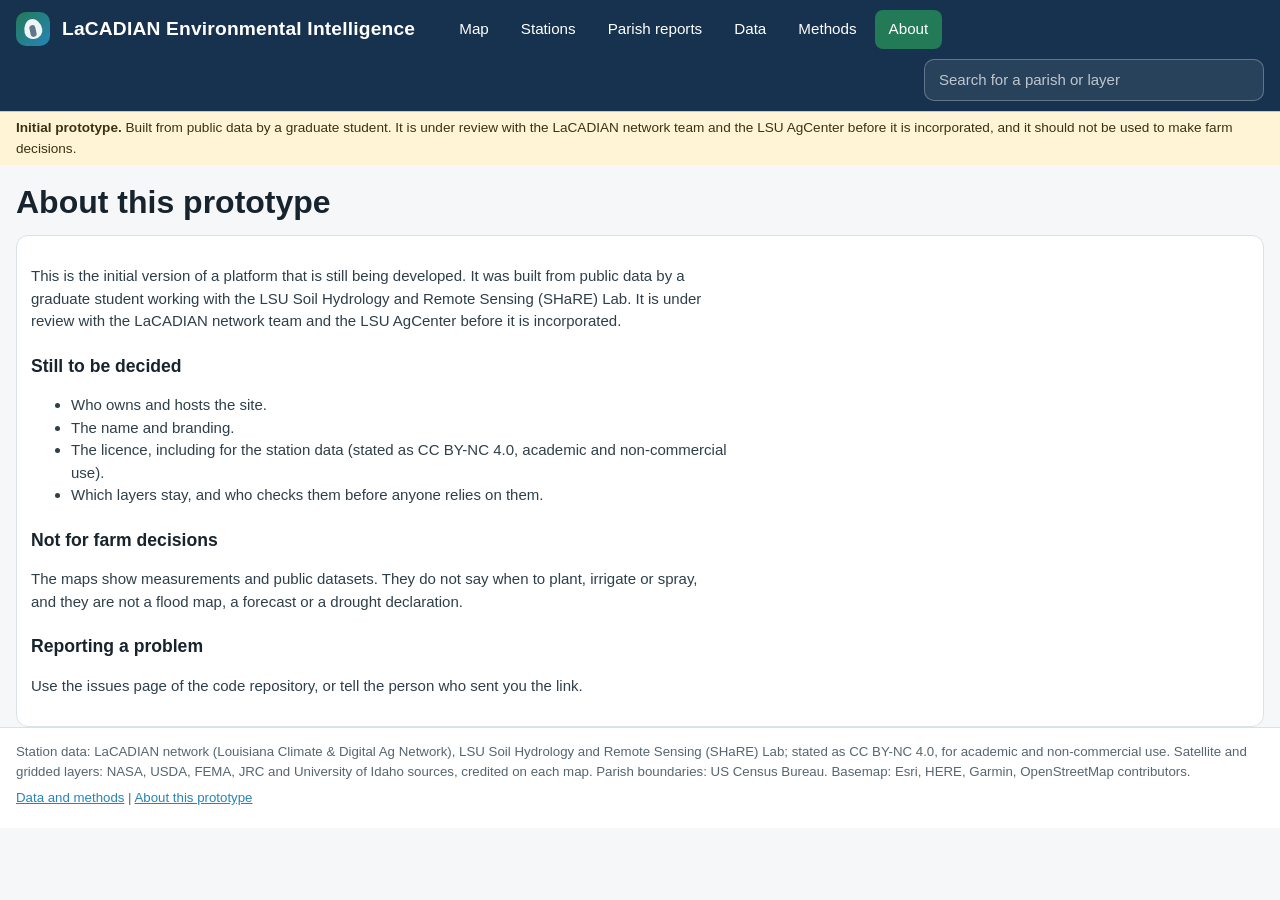
<file: pages/about.html>
<!doctype html>
<html lang="en" data-root="../" data-page="About">
<head>
<meta charset="utf-8">
<meta name="viewport" content="width=device-width, initial-scale=1">
<title>About this prototype | LaCADIAN Environmental Intelligence</title>
<meta name="description" content="Status, ownership and limits of the LaCADIAN Environmental Intelligence prototype.">
<link rel="stylesheet" href="../vendor/leaflet.css">
<link rel="stylesheet" href="../css/main.css?v=12">
</head>
<body>
<header id="hdr"></header>
<main class="wrap">
<h1>About this prototype</h1>
<section class="card notes">
<p>This is the initial version of a platform that is still being developed. It was built from public data by a graduate student working with the LSU Soil Hydrology and Remote Sensing (SHaRE) Lab. It is under review with the LaCADIAN network team and the LSU AgCenter before it is incorporated.</p>
<h2>Still to be decided</h2>
<ul><li>Who owns and hosts the site.</li><li>The name and branding.</li><li>The licence, including for the station data (stated as CC BY-NC 4.0, academic and non-commercial use).</li><li>Which layers stay, and who checks them before anyone relies on them.</li></ul>
<h2>Not for farm decisions</h2>
<p>The maps show measurements and public datasets. They do not say when to plant, irrigate or spray, and they are not a flood map, a forecast or a drought declaration.</p>
<h2>Reporting a problem</h2>
<p>Use the issues page of the code repository, or tell the person who sent you the link.</p>
</section>
</main>
<footer id="ftr"></footer>
<script src="../vendor/leaflet.js"></script>
<script src="../js/site.js?v=12"></script>

</body>
</html>
</file>
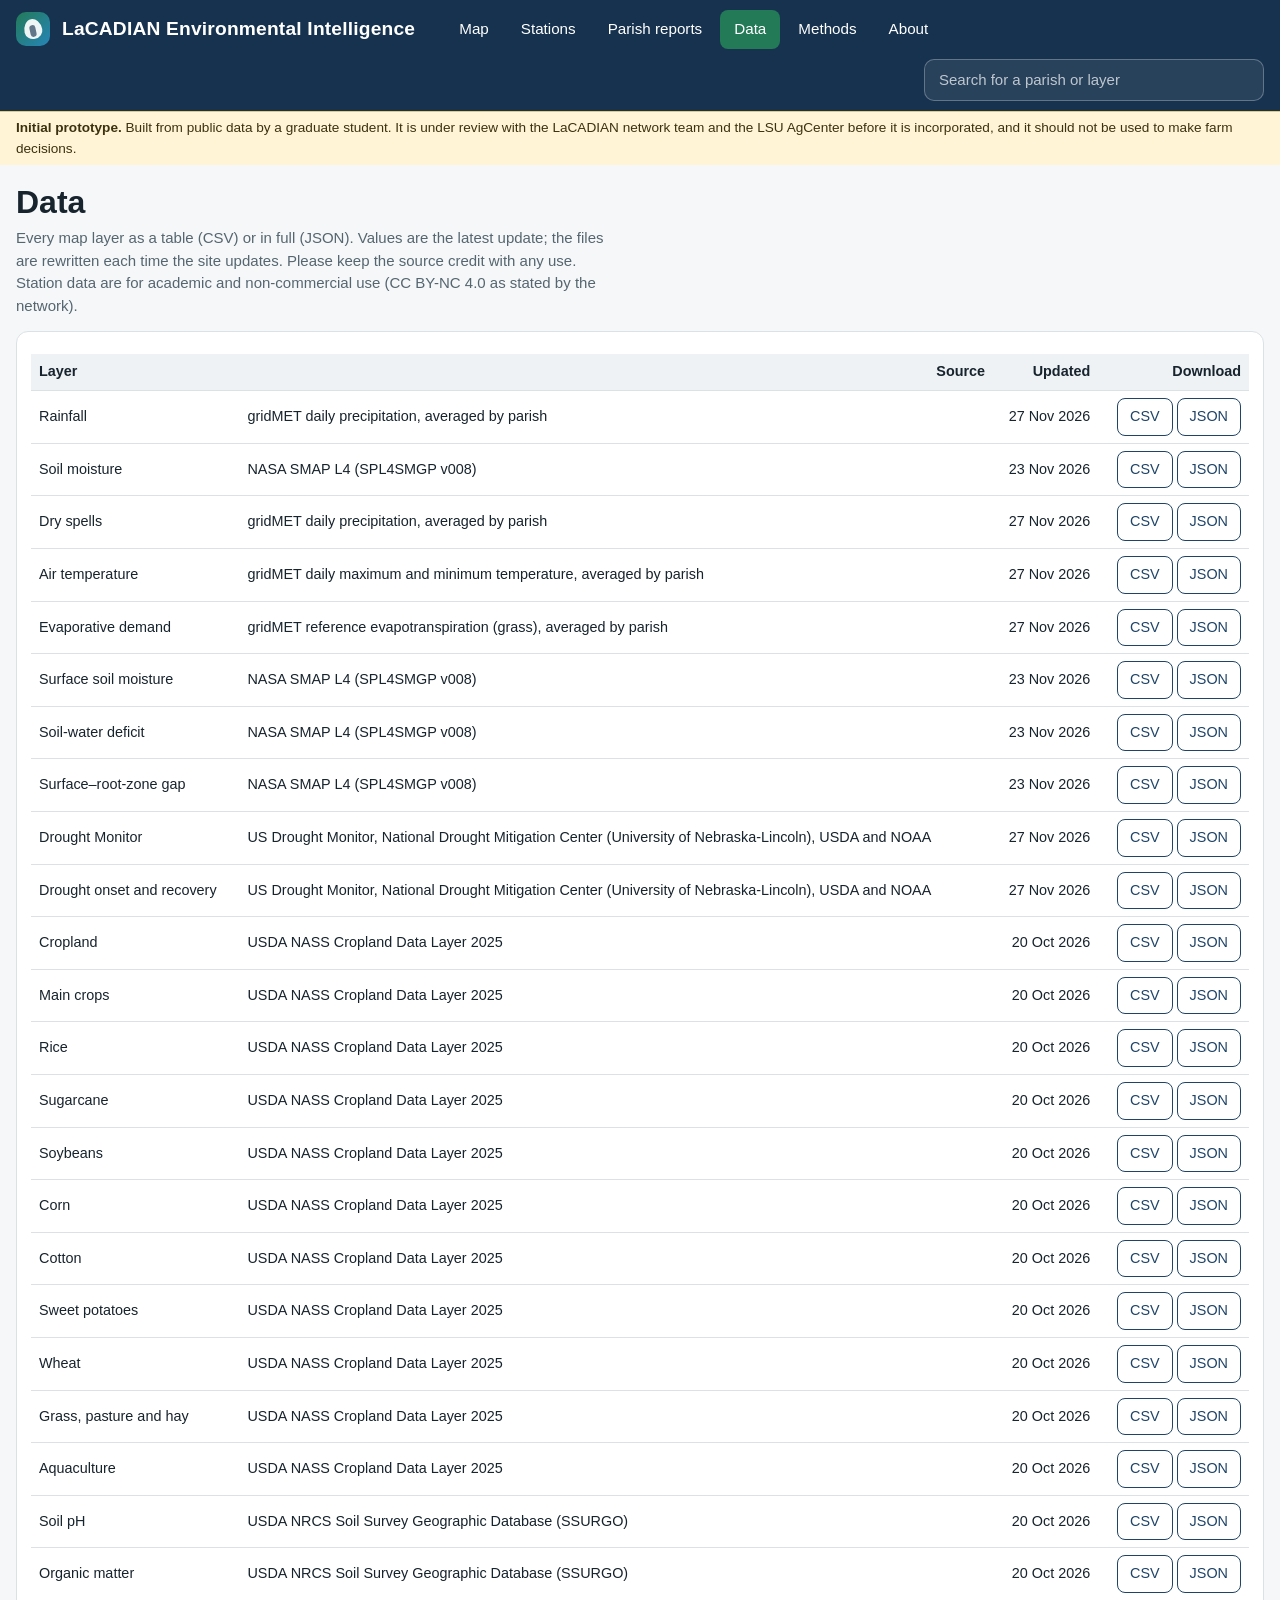
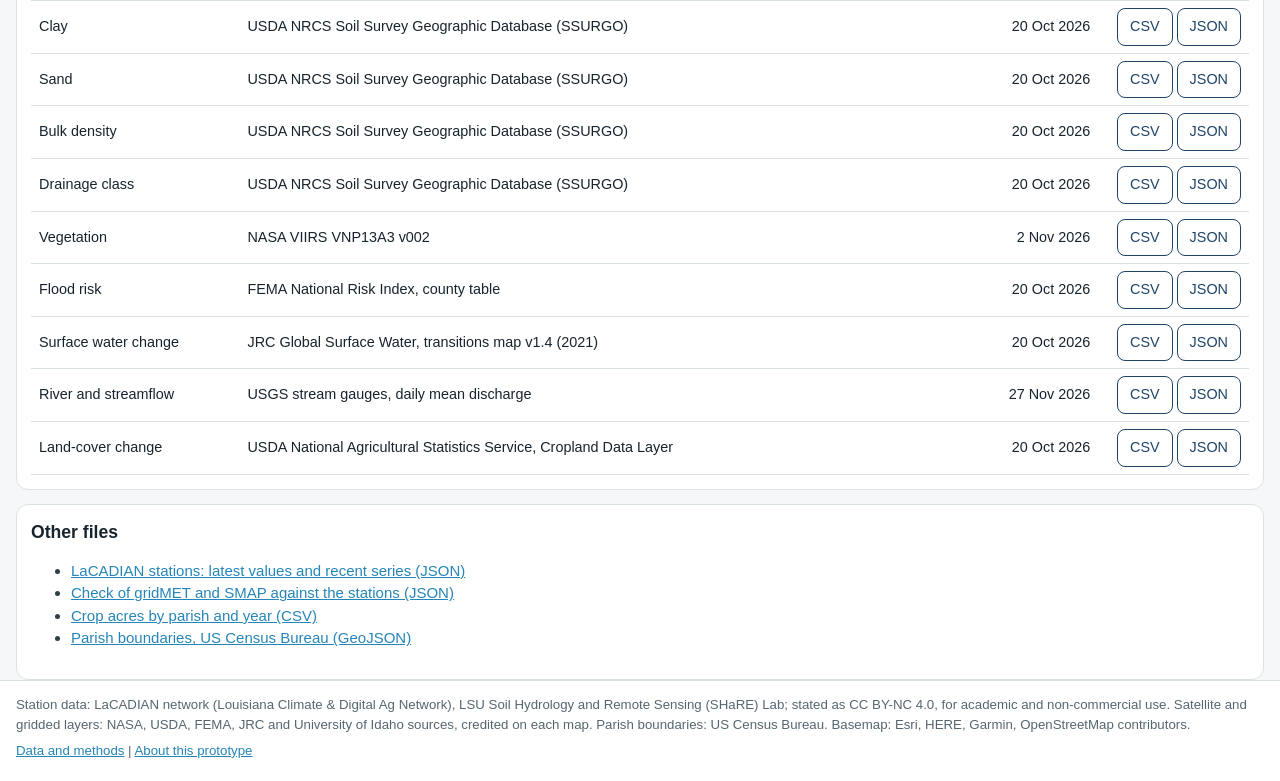
<file: pages/data.html>
<!doctype html>
<html lang="en" data-root="../" data-page="Data">
<head>
<meta charset="utf-8">
<meta name="viewport" content="width=device-width, initial-scale=1">
<title>Data | LaCADIAN Environmental Intelligence</title>
<meta name="description" content="Download every map layer as CSV or JSON.">
<link rel="stylesheet" href="../vendor/leaflet.css">
<link rel="stylesheet" href="../css/main.css?v=12">
</head>
<body>
<header id="hdr"></header>
<main class="wrap">
<div id="app"></div>
</main>
<footer id="ftr"></footer>
<script src="../vendor/leaflet.js"></script>
<script src="../js/site.js?v=12"></script>
<script src="../js/charts.js?v=12"></script>
<script src="../js/data.js?v=12"></script>
</body>
</html>
</file>
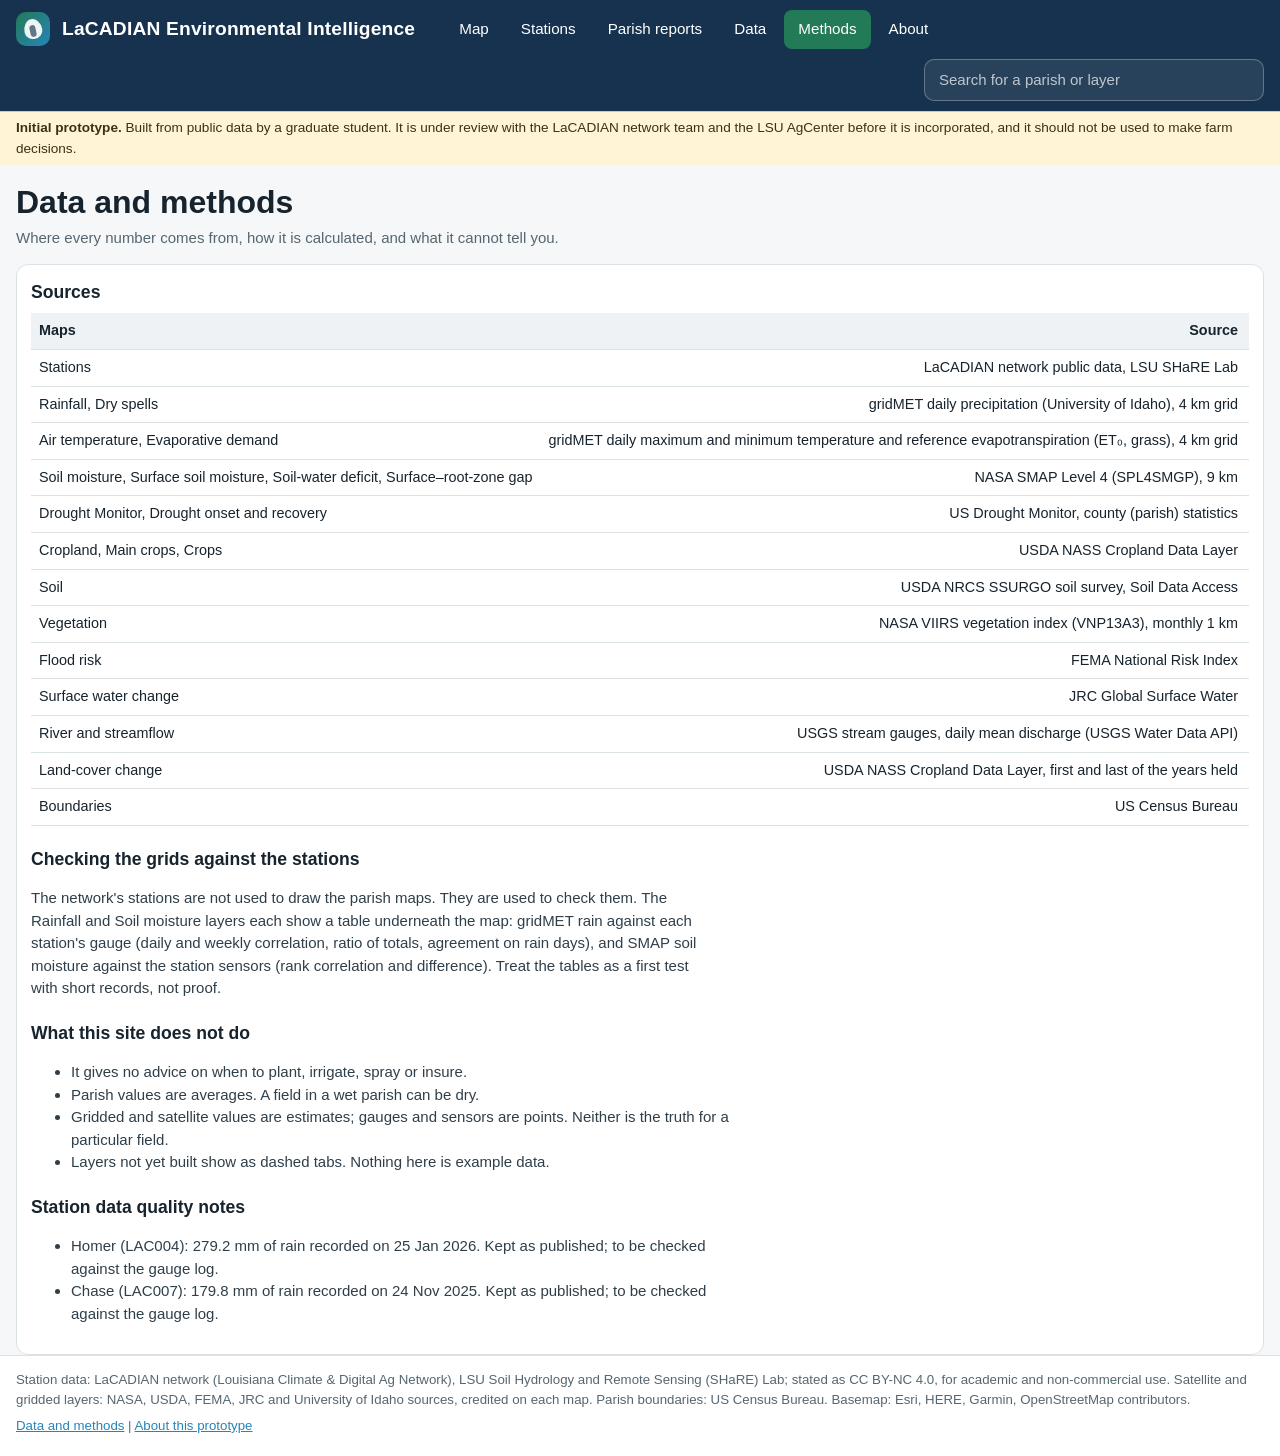
<file: pages/methods.html>
<!doctype html>
<html lang="en" data-root="../" data-page="Methods">
<head>
<meta charset="utf-8">
<meta name="viewport" content="width=device-width, initial-scale=1">
<title>Data and methods | LaCADIAN Environmental Intelligence</title>
<meta name="description" content="Sources, methods and limits of every LaCADIAN Environmental Intelligence map.">
<link rel="stylesheet" href="../vendor/leaflet.css">
<link rel="stylesheet" href="../css/main.css?v=12">
</head>
<body>
<header id="hdr"></header>
<main class="wrap">
<h1>Data and methods</h1>
<p class="lead">Where every number comes from, how it is calculated, and what it cannot tell you.</p>
<section class="card notes">
<h2>Sources</h2>
<div class="scroll"><table style="min-width:720px"><thead><tr><th>Maps</th><th>Source</th><th>How it is used</th><th>Refreshed</th></tr></thead><tbody>
<tr><td>Stations</td><td>LaCADIAN network public data, LSU SHaRE Lab</td><td>Daily station files. Latest values, each station's own record for ranks, last 7 and 30 days of rain, dry days under 1 mm.</td><td>Daily, when the network publishes</td></tr>
<tr><td>Rainfall, Dry spells</td><td>gridMET daily precipitation (University of Idaho), 4 km grid</td><td>Rain averaged over each parish's grid cells. Rainfall: last 3 complete months against the same months in 1991–2020. Dry spells: longest run under 1 mm in the last 60 days against the same window in 1991–2020; differences under 2 days are shown as normal.</td><td>Daily</td></tr>
<tr><td>Air temperature, Evaporative demand</td><td>gridMET daily maximum and minimum temperature and reference evapotranspiration (ET₀, grass), 4 km grid</td><td>Same method as rainfall: last 3 complete months against the same months in 1991–2020, ranked among those 30 years. Temperature is the average of the daily maximum and minimum, shown as the difference from normal in °C. ET₀ is the 3-month total, shown as a percentage of normal.</td><td>Daily</td></tr>
<tr><td>Soil moisture, Surface soil moisture, Soil-water deficit, Surface–root-zone gap</td><td>NASA SMAP Level 4 (SPL4SMGP), 9 km</td><td>Root-zone (0–100 cm) and surface (0–5 cm) soil moisture per parish, ranked against the same month in earlier years since 2015. The deficit is the difference from the normal in millimetres of water in the top metre. The gap is the surface rank minus the root-zone rank, in percentile points.</td><td>Daily (needs a NASA Earthdata login)</td></tr>
<tr><td>Drought Monitor, Drought onset and recovery</td><td>US Drought Monitor, county (parish) statistics</td><td>Worst category covering at least a quarter of the parish. Onset and recovery counts the weeks in a row with D1 or worse over at least a quarter of the parish (new: 8 weeks or fewer, established: 9–26, long-lived: more than 26), or the weeks since it ended.</td><td>Weekly</td></tr>
<tr><td>Cropland, Main crops, Crops</td><td>USDA NASS Cropland Data Layer</td><td>Acres of each crop class per parish, from the latest published year. Classification is from satellite imagery and has errors, larger for small fields and minor crops.</td><td>Yearly</td></tr>
<tr><td>Soil</td><td>USDA NRCS SSURGO soil survey, Soil Data Access</td><td>Area-weighted topsoil values per parish: pH, organic matter, clay, sand, bulk density, and the share of land in each drainage class.</td><td>Rarely</td></tr>
<tr><td>Vegetation</td><td>NASA VIIRS vegetation index (VNP13A3), monthly 1 km</td><td>Greenness per parish against the same month in earlier years.</td><td>Monthly</td></tr>
<tr><td>Flood risk</td><td>FEMA National Risk Index</td><td>The index's riverine and coastal flood ratings for each parish. A county-level planning index, not a flood map for any field.</td><td>When FEMA updates</td></tr>
<tr><td>Surface water change</td><td>JRC Global Surface Water</td><td>Share of the parish where open water was gained or lost between the earlier and later periods of the dataset.</td><td>Rarely</td></tr>
<tr><td>River and streamflow</td><td>USGS stream gauges, daily mean discharge (USGS Water Data API)</td><td>Mean flow of the last 7 days at each Louisiana gauge against the same 7 days in 1991–2020, ranked among those years. A parish shows the middle rank of its gauges; parishes without a usable gauge stay grey.</td><td>Daily</td></tr>
<tr><td>Land-cover change</td><td>USDA NASS Cropland Data Layer, first and last of the years held</td><td>Change in the share of each parish that is cropland, with the changes in grass, forest, wetland, developed land and open water in the pop-up.</td><td>Yearly</td></tr>
<tr><td>Boundaries</td><td>US Census Bureau</td><td>Parish outlines.</td><td></td></tr>
</tbody></table></div>
<h2>Checking the grids against the stations</h2>
<p>The network's stations are not used to draw the parish maps. They are used to check them. The Rainfall and Soil moisture layers each show a table underneath the map: gridMET rain against each station's gauge (daily and weekly correlation, ratio of totals, agreement on rain days), and SMAP soil moisture against the station sensors (rank correlation and difference). Treat the tables as a first test with short records, not proof.</p>
<h2>What this site does not do</h2>
<ul><li>It gives no advice on when to plant, irrigate, spray or insure.</li>
<li>Parish values are averages. A field in a wet parish can be dry.</li>
<li>Gridded and satellite values are estimates; gauges and sensors are points. Neither is the truth for a particular field.</li>
<li>Layers not yet built show as dashed tabs. Nothing here is example data.</li></ul>
<h2>Station data quality notes</h2><ul id="quality"></ul>
</section>
</main>
<footer id="ftr"></footer>
<script src="../vendor/leaflet.js"></script>
<script src="../js/site.js?v=12"></script>
<script>LC.getData("data/stations.json").then(function(d){var q=document.getElementById("quality");if(!d.quality||!d.quality.length){q.innerHTML="<li>None flagged in this update.</li>";return;}q.innerHTML=d.quality.map(function(x){return "<li>"+LC.esc(x.name)+" ("+LC.esc(x.station)+"): "+LC.esc(x.value)+" mm of rain recorded on "+LC.niceDate(x.date)+". Kept as published; to be checked against the gauge log.</li>";}).join("");}).catch(function(){});</script>

</body>
</html>
</file>
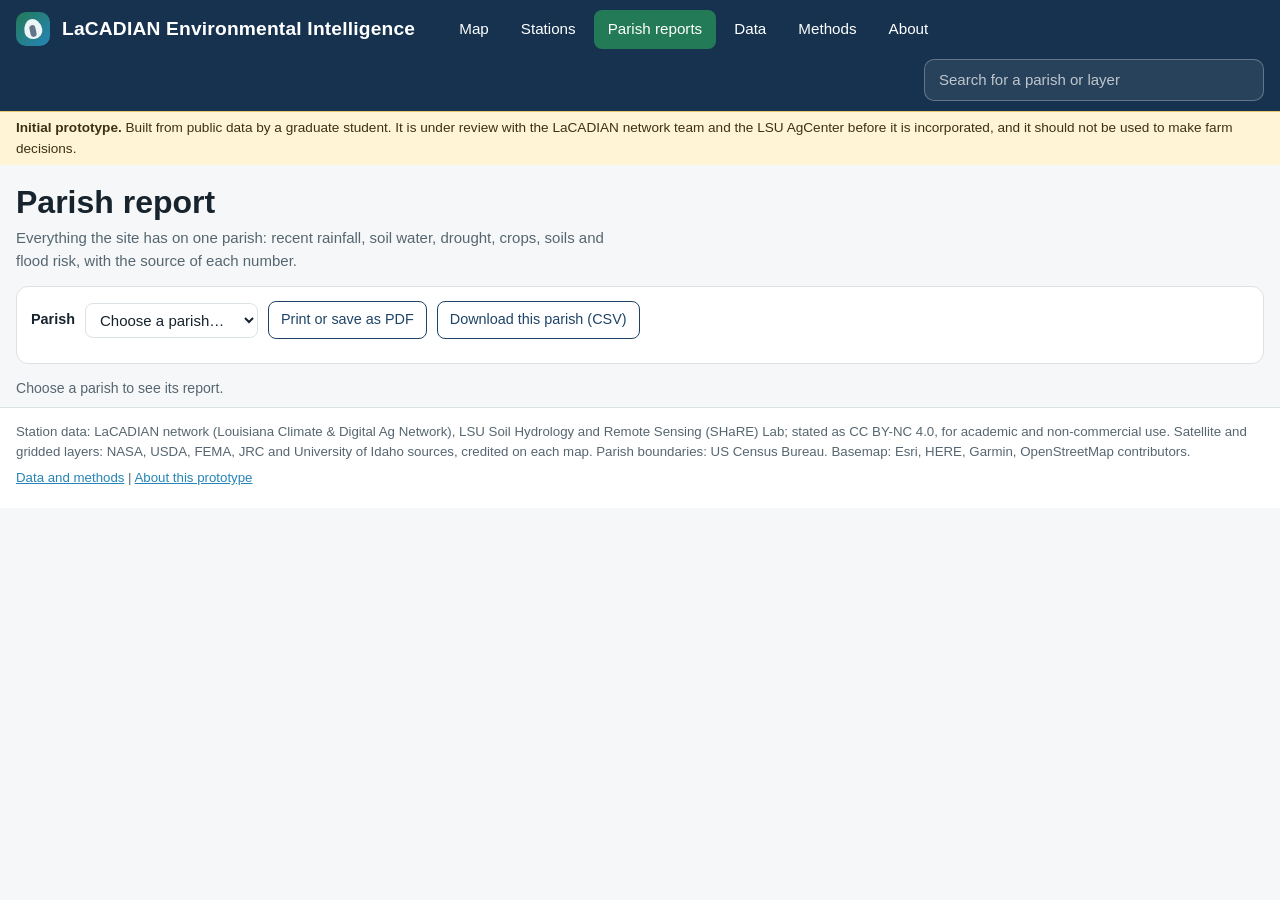
<file: pages/parish.html>
<!doctype html>
<html lang="en" data-root="../" data-page="Parish reports">
<head>
<meta charset="utf-8">
<meta name="viewport" content="width=device-width, initial-scale=1">
<title>Parish reports | LaCADIAN Environmental Intelligence</title>
<meta name="description" content="One-page report for any Louisiana parish, with sources.">
<link rel="stylesheet" href="../vendor/leaflet.css">
<link rel="stylesheet" href="../css/main.css?v=12">
</head>
<body>
<header id="hdr"></header>
<main class="wrap">
<div id="app"></div>
</main>
<footer id="ftr"></footer>
<script src="../vendor/leaflet.js"></script>
<script src="../js/site.js?v=12"></script>
<script src="../js/charts.js?v=12"></script>
<script src="../js/parish.js?v=12"></script>
</body>
</html>
</file>
<file: vendor/leaflet.css>
/* required styles */

.leaflet-pane,
.leaflet-tile,
.leaflet-marker-icon,
.leaflet-marker-shadow,
.leaflet-tile-container,
.leaflet-pane > svg,
.leaflet-pane > canvas,
.leaflet-zoom-box,
.leaflet-image-layer,
.leaflet-layer {
	position: absolute;
	left: 0;
	top: 0;
	}
.leaflet-container {
	overflow: hidden;
	}
.leaflet-tile,
.leaflet-marker-icon,
.leaflet-marker-shadow {
	-webkit-user-select: none;
	   -moz-user-select: none;
	        user-select: none;
	  -webkit-user-drag: none;
	}
/* Prevents IE11 from highlighting tiles in blue */
.leaflet-tile::selection {
	background: transparent;
}
/* Safari renders non-retina tile on retina better with this, but Chrome is worse */
.leaflet-safari .leaflet-tile {
	image-rendering: -webkit-optimize-contrast;
	}
/* hack that prevents hw layers "stretching" when loading new tiles */
.leaflet-safari .leaflet-tile-container {
	width: 1600px;
	height: 1600px;
	-webkit-transform-origin: 0 0;
	}
.leaflet-marker-icon,
.leaflet-marker-shadow {
	display: block;
	}
/* .leaflet-container svg: reset svg max-width decleration shipped in Joomla! (joomla.org) 3.x */
/* .leaflet-container img: map is broken in FF if you have max-width: 100% on tiles */
.leaflet-container .leaflet-overlay-pane svg {
	max-width: none !important;
	max-height: none !important;
	}
.leaflet-container .leaflet-marker-pane img,
.leaflet-container .leaflet-shadow-pane img,
.leaflet-container .leaflet-tile-pane img,
.leaflet-container img.leaflet-image-layer,
.leaflet-container .leaflet-tile {
	max-width: none !important;
	max-height: none !important;
	width: auto;
	padding: 0;
	}

.leaflet-container img.leaflet-tile {
	/* See: https://bugs.chromium.org/p/chromium/issues/detail?id=600120 */
	mix-blend-mode: plus-lighter;
}

.leaflet-container.leaflet-touch-zoom {
	-ms-touch-action: pan-x pan-y;
	touch-action: pan-x pan-y;
	}
.leaflet-container.leaflet-touch-drag {
	-ms-touch-action: pinch-zoom;
	/* Fallback for FF which doesn't support pinch-zoom */
	touch-action: none;
	touch-action: pinch-zoom;
}
.leaflet-container.leaflet-touch-drag.leaflet-touch-zoom {
	-ms-touch-action: none;
	touch-action: none;
}
.leaflet-container {
	-webkit-tap-highlight-color: transparent;
}
.leaflet-container a {
	-webkit-tap-highlight-color: rgba(51, 181, 229, 0.4);
}
.leaflet-tile {
	filter: inherit;
	visibility: hidden;
	}
.leaflet-tile-loaded {
	visibility: inherit;
	}
.leaflet-zoom-box {
	width: 0;
	height: 0;
	-moz-box-sizing: border-box;
	     box-sizing: border-box;
	z-index: 800;
	}
/* workaround for https://bugzilla.mozilla.org/show_bug.cgi?id=888319 */
.leaflet-overlay-pane svg {
	-moz-user-select: none;
	}

.leaflet-pane         { z-index: 400; }

.leaflet-tile-pane    { z-index: 200; }
.leaflet-overlay-pane { z-index: 400; }
.leaflet-shadow-pane  { z-index: 500; }
.leaflet-marker-pane  { z-index: 600; }
.leaflet-tooltip-pane   { z-index: 650; }
.leaflet-popup-pane   { z-index: 700; }

.leaflet-map-pane canvas { z-index: 100; }
.leaflet-map-pane svg    { z-index: 200; }

.leaflet-vml-shape {
	width: 1px;
	height: 1px;
	}
.lvml {
	behavior: url(#default#VML);
	display: inline-block;
	position: absolute;
	}


/* control positioning */

.leaflet-control {
	position: relative;
	z-index: 800;
	pointer-events: visiblePainted; /* IE 9-10 doesn't have auto */
	pointer-events: auto;
	}
.leaflet-top,
.leaflet-bottom {
	position: absolute;
	z-index: 1000;
	pointer-events: none;
	}
.leaflet-top {
	top: 0;
	}
.leaflet-right {
	right: 0;
	}
.leaflet-bottom {
	bottom: 0;
	}
.leaflet-left {
	left: 0;
	}
.leaflet-control {
	float: left;
	clear: both;
	}
.leaflet-right .leaflet-control {
	float: right;
	}
.leaflet-top .leaflet-control {
	margin-top: 10px;
	}
.leaflet-bottom .leaflet-control {
	margin-bottom: 10px;
	}
.leaflet-left .leaflet-control {
	margin-left: 10px;
	}
.leaflet-right .leaflet-control {
	margin-right: 10px;
	}


/* zoom and fade animations */

.leaflet-fade-anim .leaflet-popup {
	opacity: 0;
	-webkit-transition: opacity 0.2s linear;
	   -moz-transition: opacity 0.2s linear;
	        transition: opacity 0.2s linear;
	}
.leaflet-fade-anim .leaflet-map-pane .leaflet-popup {
	opacity: 1;
	}
.leaflet-zoom-animated {
	-webkit-transform-origin: 0 0;
	    -ms-transform-origin: 0 0;
	        transform-origin: 0 0;
	}
svg.leaflet-zoom-animated {
	will-change: transform;
}

.leaflet-zoom-anim .leaflet-zoom-animated {
	-webkit-transition: -webkit-transform 0.25s cubic-bezier(0,0,0.25,1);
	   -moz-transition:    -moz-transform 0.25s cubic-bezier(0,0,0.25,1);
	        transition:         transform 0.25s cubic-bezier(0,0,0.25,1);
	}
.leaflet-zoom-anim .leaflet-tile,
.leaflet-pan-anim .leaflet-tile {
	-webkit-transition: none;
	   -moz-transition: none;
	        transition: none;
	}

.leaflet-zoom-anim .leaflet-zoom-hide {
	visibility: hidden;
	}


/* cursors */

.leaflet-interactive {
	cursor: pointer;
	}
.leaflet-grab {
	cursor: -webkit-grab;
	cursor:    -moz-grab;
	cursor:         grab;
	}
.leaflet-crosshair,
.leaflet-crosshair .leaflet-interactive {
	cursor: crosshair;
	}
.leaflet-popup-pane,
.leaflet-control {
	cursor: auto;
	}
.leaflet-dragging .leaflet-grab,
.leaflet-dragging .leaflet-grab .leaflet-interactive,
.leaflet-dragging .leaflet-marker-draggable {
	cursor: move;
	cursor: -webkit-grabbing;
	cursor:    -moz-grabbing;
	cursor:         grabbing;
	}

/* marker & overlays interactivity */
.leaflet-marker-icon,
.leaflet-marker-shadow,
.leaflet-image-layer,
.leaflet-pane > svg path,
.leaflet-tile-container {
	pointer-events: none;
	}

.leaflet-marker-icon.leaflet-interactive,
.leaflet-image-layer.leaflet-interactive,
.leaflet-pane > svg path.leaflet-interactive,
svg.leaflet-image-layer.leaflet-interactive path {
	pointer-events: visiblePainted; /* IE 9-10 doesn't have auto */
	pointer-events: auto;
	}

/* visual tweaks */

.leaflet-container {
	background: #ddd;
	outline-offset: 1px;
	}
.leaflet-container a {
	color: #0078A8;
	}
.leaflet-zoom-box {
	border: 2px dotted #38f;
	background: rgba(255,255,255,0.5);
	}


/* general typography */
.leaflet-container {
	font-family: "Helvetica Neue", Arial, Helvetica, sans-serif;
	font-size: 12px;
	font-size: 0.75rem;
	line-height: 1.5;
	}


/* general toolbar styles */

.leaflet-bar {
	box-shadow: 0 1px 5px rgba(0,0,0,0.65);
	border-radius: 4px;
	}
.leaflet-bar a {
	background-color: #fff;
	border-bottom: 1px solid #ccc;
	width: 26px;
	height: 26px;
	line-height: 26px;
	display: block;
	text-align: center;
	text-decoration: none;
	color: black;
	}
.leaflet-bar a,
.leaflet-control-layers-toggle {
	background-position: 50% 50%;
	background-repeat: no-repeat;
	display: block;
	}
.leaflet-bar a:hover,
.leaflet-bar a:focus {
	background-color: #f4f4f4;
	}
.leaflet-bar a:first-child {
	border-top-left-radius: 4px;
	border-top-right-radius: 4px;
	}
.leaflet-bar a:last-child {
	border-bottom-left-radius: 4px;
	border-bottom-right-radius: 4px;
	border-bottom: none;
	}
.leaflet-bar a.leaflet-disabled {
	cursor: default;
	background-color: #f4f4f4;
	color: #bbb;
	}

.leaflet-touch .leaflet-bar a {
	width: 30px;
	height: 30px;
	line-height: 30px;
	}
.leaflet-touch .leaflet-bar a:first-child {
	border-top-left-radius: 2px;
	border-top-right-radius: 2px;
	}
.leaflet-touch .leaflet-bar a:last-child {
	border-bottom-left-radius: 2px;
	border-bottom-right-radius: 2px;
	}

/* zoom control */

.leaflet-control-zoom-in,
.leaflet-control-zoom-out {
	font: bold 18px 'Lucida Console', Monaco, monospace;
	text-indent: 1px;
	}

.leaflet-touch .leaflet-control-zoom-in, .leaflet-touch .leaflet-control-zoom-out  {
	font-size: 22px;
	}


/* layers control */

.leaflet-control-layers {
	box-shadow: 0 1px 5px rgba(0,0,0,0.4);
	background: #fff;
	border-radius: 5px;
	}
.leaflet-control-layers-toggle {
	background-image: url(images/layers.png);
	width: 36px;
	height: 36px;
	}
.leaflet-retina .leaflet-control-layers-toggle {
	background-image: url(images/layers-2x.png);
	background-size: 26px 26px;
	}
.leaflet-touch .leaflet-control-layers-toggle {
	width: 44px;
	height: 44px;
	}
.leaflet-control-layers .leaflet-control-layers-list,
.leaflet-control-layers-expanded .leaflet-control-layers-toggle {
	display: none;
	}
.leaflet-control-layers-expanded .leaflet-control-layers-list {
	display: block;
	position: relative;
	}
.leaflet-control-layers-expanded {
	padding: 6px 10px 6px 6px;
	color: #333;
	background: #fff;
	}
.leaflet-control-layers-scrollbar {
	overflow-y: scroll;
	overflow-x: hidden;
	padding-right: 5px;
	}
.leaflet-control-layers-selector {
	margin-top: 2px;
	position: relative;
	top: 1px;
	}
.leaflet-control-layers label {
	display: block;
	font-size: 13px;
	font-size: 1.08333em;
	}
.leaflet-control-layers-separator {
	height: 0;
	border-top: 1px solid #ddd;
	margin: 5px -10px 5px -6px;
	}

/* Default icon URLs */
.leaflet-default-icon-path { /* used only in path-guessing heuristic, see L.Icon.Default */
	background-image: url(images/marker-icon.png);
	}


/* attribution and scale controls */

.leaflet-container .leaflet-control-attribution {
	background: #fff;
	background: rgba(255, 255, 255, 0.8);
	margin: 0;
	}
.leaflet-control-attribution,
.leaflet-control-scale-line {
	padding: 0 5px;
	color: #333;
	line-height: 1.4;
	}
.leaflet-control-attribution a {
	text-decoration: none;
	}
.leaflet-control-attribution a:hover,
.leaflet-control-attribution a:focus {
	text-decoration: underline;
	}
.leaflet-attribution-flag {
	display: inline !important;
	vertical-align: baseline !important;
	width: 1em;
	height: 0.6669em;
	}
.leaflet-left .leaflet-control-scale {
	margin-left: 5px;
	}
.leaflet-bottom .leaflet-control-scale {
	margin-bottom: 5px;
	}
.leaflet-control-scale-line {
	border: 2px solid #777;
	border-top: none;
	line-height: 1.1;
	padding: 2px 5px 1px;
	white-space: nowrap;
	-moz-box-sizing: border-box;
	     box-sizing: border-box;
	background: rgba(255, 255, 255, 0.8);
	text-shadow: 1px 1px #fff;
	}
.leaflet-control-scale-line:not(:first-child) {
	border-top: 2px solid #777;
	border-bottom: none;
	margin-top: -2px;
	}
.leaflet-control-scale-line:not(:first-child):not(:last-child) {
	border-bottom: 2px solid #777;
	}

.leaflet-touch .leaflet-control-attribution,
.leaflet-touch .leaflet-control-layers,
.leaflet-touch .leaflet-bar {
	box-shadow: none;
	}
.leaflet-touch .leaflet-control-layers,
.leaflet-touch .leaflet-bar {
	border: 2px solid rgba(0,0,0,0.2);
	background-clip: padding-box;
	}


/* popup */

.leaflet-popup {
	position: absolute;
	text-align: center;
	margin-bottom: 20px;
	}
.leaflet-popup-content-wrapper {
	padding: 1px;
	text-align: left;
	border-radius: 12px;
	}
.leaflet-popup-content {
	margin: 13px 24px 13px 20px;
	line-height: 1.3;
	font-size: 13px;
	font-size: 1.08333em;
	min-height: 1px;
	}
.leaflet-popup-content p {
	margin: 17px 0;
	margin: 1.3em 0;
	}
.leaflet-popup-tip-container {
	width: 40px;
	height: 20px;
	position: absolute;
	left: 50%;
	margin-top: -1px;
	margin-left: -20px;
	overflow: hidden;
	pointer-events: none;
	}
.leaflet-popup-tip {
	width: 17px;
	height: 17px;
	padding: 1px;

	margin: -10px auto 0;
	pointer-events: auto;

	-webkit-transform: rotate(45deg);
	   -moz-transform: rotate(45deg);
	    -ms-transform: rotate(45deg);
	        transform: rotate(45deg);
	}
.leaflet-popup-content-wrapper,
.leaflet-popup-tip {
	background: white;
	color: #333;
	box-shadow: 0 3px 14px rgba(0,0,0,0.4);
	}
.leaflet-container a.leaflet-popup-close-button {
	position: absolute;
	top: 0;
	right: 0;
	border: none;
	text-align: center;
	width: 24px;
	height: 24px;
	font: 16px/24px Tahoma, Verdana, sans-serif;
	color: #757575;
	text-decoration: none;
	background: transparent;
	}
.leaflet-container a.leaflet-popup-close-button:hover,
.leaflet-container a.leaflet-popup-close-button:focus {
	color: #585858;
	}
.leaflet-popup-scrolled {
	overflow: auto;
	}

.leaflet-oldie .leaflet-popup-content-wrapper {
	-ms-zoom: 1;
	}
.leaflet-oldie .leaflet-popup-tip {
	width: 24px;
	margin: 0 auto;

	-ms-filter: "progid:DXImageTransform.Microsoft.Matrix(M11=0.70710678, M12=0.70710678, M21=-0.70710678, M22=0.70710678)";
	filter: progid:DXImageTransform.Microsoft.Matrix(M11=0.70710678, M12=0.70710678, M21=-0.70710678, M22=0.70710678);
	}

.leaflet-oldie .leaflet-control-zoom,
.leaflet-oldie .leaflet-control-layers,
.leaflet-oldie .leaflet-popup-content-wrapper,
.leaflet-oldie .leaflet-popup-tip {
	border: 1px solid #999;
	}


/* div icon */

.leaflet-div-icon {
	background: #fff;
	border: 1px solid #666;
	}


/* Tooltip */
/* Base styles for the element that has a tooltip */
.leaflet-tooltip {
	position: absolute;
	padding: 6px;
	background-color: #fff;
	border: 1px solid #fff;
	border-radius: 3px;
	color: #222;
	white-space: nowrap;
	-webkit-user-select: none;
	-moz-user-select: none;
	-ms-user-select: none;
	user-select: none;
	pointer-events: none;
	box-shadow: 0 1px 3px rgba(0,0,0,0.4);
	}
.leaflet-tooltip.leaflet-interactive {
	cursor: pointer;
	pointer-events: auto;
	}
.leaflet-tooltip-top:before,
.leaflet-tooltip-bottom:before,
.leaflet-tooltip-left:before,
.leaflet-tooltip-right:before {
	position: absolute;
	pointer-events: none;
	border: 6px solid transparent;
	background: transparent;
	content: "";
	}

/* Directions */

.leaflet-tooltip-bottom {
	margin-top: 6px;
}
.leaflet-tooltip-top {
	margin-top: -6px;
}
.leaflet-tooltip-bottom:before,
.leaflet-tooltip-top:before {
	left: 50%;
	margin-left: -6px;
	}
.leaflet-tooltip-top:before {
	bottom: 0;
	margin-bottom: -12px;
	border-top-color: #fff;
	}
.leaflet-tooltip-bottom:before {
	top: 0;
	margin-top: -12px;
	margin-left: -6px;
	border-bottom-color: #fff;
	}
.leaflet-tooltip-left {
	margin-left: -6px;
}
.leaflet-tooltip-right {
	margin-left: 6px;
}
.leaflet-tooltip-left:before,
.leaflet-tooltip-right:before {
	top: 50%;
	margin-top: -6px;
	}
.leaflet-tooltip-left:before {
	right: 0;
	margin-right: -12px;
	border-left-color: #fff;
	}
.leaflet-tooltip-right:before {
	left: 0;
	margin-left: -12px;
	border-right-color: #fff;
	}

/* Printing */

@media print {
	/* Prevent printers from removing background-images of controls. */
	.leaflet-control {
		-webkit-print-color-adjust: exact;
		print-color-adjust: exact;
		}
	}
</file>
<file: css/main.css>
:root {
  --navy: #16324F; --navy2: #1f4468; --green: #237A57; --blue: #2685B8; --amber: #D69E35;
  --bg: #F5F7F8; --card: #ffffff; --ink: #17232d; --muted: #566670; --line: #dbe2e6; --soft: #eaf1f5;
  --focus: #1a5fb4; --wrap: 1480px;
}
* { box-sizing: border-box; }
[hidden] { display: none !important; }
html { -webkit-text-size-adjust: 100%; }
body { margin: 0; background: var(--bg); color: var(--ink); font: 15px/1.5 Arial, Helvetica, sans-serif; }
.wrap { max-width: var(--wrap); margin: 0 auto; padding: 0 16px; }
a { color: var(--blue); }
:focus-visible { outline: 3px solid var(--focus); outline-offset: 2px; }
main { padding-bottom: 28px; }

/* header */
.top { background: var(--navy); color: #fff; }
.top a { color: #fff; text-decoration: none; }
.bar { display: flex; align-items: center; gap: 10px 22px; flex-wrap: wrap; padding-top: 10px; padding-bottom: 10px; }
.brand { display: flex; align-items: center; gap: 12px; }
.mark { width: 34px; height: 34px; border-radius: 10px; background: linear-gradient(135deg, var(--green), var(--blue)); position: relative; flex: none; }
.mark::before { content: ""; position: absolute; left: 8px; top: 7px; width: 18px; height: 20px; border-radius: 50% 50% 50% 50% / 60% 60% 40% 40%; background: rgba(255,255,255,.92); transform: rotate(-12deg); }
.mark::after { content: ""; position: absolute; left: 14px; top: 13px; width: 6px; height: 12px; border-radius: 3px; background: var(--navy); opacity: .65; transform: rotate(-12deg); }
.brandtext { display: flex; flex-direction: column; line-height: 1.15; }
.name { font-weight: 700; font-size: 1.2rem; letter-spacing: .01em; }
.name2 { font-size: .66rem; letter-spacing: .14em; opacity: .8; }
.nav { display: flex; flex-wrap: wrap; gap: 2px 4px; margin-left: 8px; }
.nav a { padding: 8px 14px; border-radius: 8px; font-size: .95rem; font-weight: 500; }
.nav a:hover { background: rgba(255,255,255,.12); }
.nav a[aria-current="page"] { background: var(--green); }
.hsearch { margin-left: auto; flex: 0 1 340px; min-width: 200px; }
.hsearch input[type="search"] { width: 100%; font: inherit; padding: 9px 14px; border-radius: 10px; border: 1px solid rgba(255,255,255,.28); background: rgba(255,255,255,.08); color: #fff; }
.hsearch input[type="search"]::placeholder { color: rgba(255,255,255,.7); }
.proto { background: #fff4d6; color: #3d3210; border-top: 1px solid #e6c970; font-size: .85rem; padding: 6px 0; }

/* text */
h1 { font-size: clamp(1.5rem, 3.2vw, 2rem); line-height: 1.2; margin: 18px 0 6px; }
h2 { font-size: 1.1rem; margin: 20px 0 8px; }
h3 { font-size: 1rem; margin: 14px 0 6px; }
.lead { color: var(--muted); max-width: 72ch; margin: 0 0 14px; }
.sub { color: var(--muted); font-size: .88rem; margin: 0 0 8px; }
.stale { background: #fde7e2; border: 1px solid #e3a698; border-radius: 8px; padding: 10px 14px; margin: 10px 0 0; font-size: .92rem; }

/* cards */
.card, .mapcol, .panel, .tablecard { background: var(--card); border: 1px solid var(--line); border-radius: 12px; padding: 14px; min-width: 0; }
.card > h2:first-child, .card > h3:first-child, .mapcol > h2:first-child { margin-top: 0; }
.cardhead { display: flex; align-items: center; justify-content: space-between; gap: 10px; flex-wrap: wrap; margin-bottom: 8px; }
.cardhead h2 { margin: 0; font-size: 1.02rem; }

/* indicator ribbon */
.ribbon { display: grid; grid-template-columns: repeat(6, minmax(0, 1fr)); gap: 0; background: #fff; border: 1px solid var(--line); border-radius: 12px; margin-top: 14px; overflow: hidden; }
.tile { padding: 12px 14px; border-right: 1px solid var(--line); display: flex; gap: 10px; align-items: center; min-width: 0; }
.tile:last-child { border-right: 0; }
.tile .t { font-size: .75rem; color: var(--muted); line-height: 1.25; }
.tile .v { font-size: 1.25rem; font-weight: 700; line-height: 1.2; }
.tile .s { font-size: .75rem; color: var(--muted); line-height: 1.25; overflow-wrap: anywhere; }

/* dashboard */
.dash { display: grid; grid-template-columns: 290px minmax(0, 1fr) 350px; gap: 14px; margin-top: 14px; align-items: start; }
.side { padding: 12px; }
.centre { min-width: 0; }
.side h2, .pinfo h2 { margin: 0 0 8px; font-size: 1.05rem; }
details.cat { border: 1px solid var(--line); border-radius: 10px; margin-bottom: 8px; background: #fff; }
details.cat > summary { cursor: pointer; list-style: none; padding: 9px 12px; font-weight: 600; display: flex; align-items: center; gap: 8px; background: var(--soft); border-radius: 10px; }
details.cat[open] > summary { border-bottom-left-radius: 0; border-bottom-right-radius: 0; }
details.cat > summary::-webkit-details-marker { display: none; }
details.cat > summary::after { content: "▾"; margin-left: auto; color: var(--muted); }
details.cat[open] > summary::after { content: "▴"; }
.ci { width: 12px; height: 12px; border-radius: 3px; flex: none; }
.ci.c1 { background: var(--blue); } .ci.c2 { background: #7a5c3a; } .ci.c3 { background: var(--amber); } .ci.c4 { background: var(--green); } .ci.c5 { background: #1b6a9c; } .ci.c6 { background: #5b6b76; }
.ct { color: var(--muted); font-weight: 400; font-size: .85rem; }
.catbody { padding: 6px 10px 8px; }
details.sub { margin: 4px 0; }
details.sub > summary { cursor: pointer; font-size: .88rem; font-weight: 600; color: var(--navy2); padding: 4px 0; }
.lay { display: flex; align-items: flex-start; gap: 8px; padding: 4px 0; font-size: .92rem; cursor: pointer; }
.lay input { margin-top: 4px; accent-color: var(--green); }
.lay.off { color: #8a97a0; cursor: default; }
.lay .tag { margin-left: auto; font-size: .68rem; border: 1px solid var(--line); border-radius: 999px; padding: 0 7px; color: var(--muted); white-space: nowrap; }
.sidectl { border-top: 1px solid var(--line); margin-top: 10px; padding-top: 10px; font-size: .9rem; }
.sidectl label { display: flex; align-items: center; gap: 8px; margin: 4px 0; }
.sidectl input[type="range"] { flex: 1; accent-color: var(--blue); }
.sidectl .btn { margin-top: 6px; }

/* map */
.mapcard { padding: 12px; }
.mapbox { position: relative; }
#map { height: 640px; border-radius: 10px; border: 1px solid var(--line); background: #e6ecef; }
.maptoggle { position: absolute; top: 10px; right: 10px; z-index: 500; box-shadow: 0 1px 4px rgba(0,0,0,.25); }
.status { min-height: 1.5em; margin-bottom: 4px; }
.maptitle { margin: 0 0 2px; font-size: 1.2rem; }
.pill { display: inline-block; font-size: .75rem; font-weight: 600; padding: 2px 9px; border-radius: 999px; background: var(--soft); color: var(--navy2); }
.pill.warn { background: #fde7e2; color: #8a2a14; }
.lg-ctl { background: rgba(255,255,255,.95); border: 1px solid var(--line); border-radius: 10px; padding: 8px 10px; font-size: .8rem; max-width: 250px; max-height: 260px; overflow: auto; box-shadow: 0 1px 4px rgba(0,0,0,.2); }
.lg-ctl b.h { display: block; margin-bottom: 4px; }
.lg-ctl .row { display: flex; align-items: center; gap: 7px; padding: 1px 0; }
.lg-ctl .cnt { margin-left: auto; color: var(--muted); font-variant-numeric: tabular-nums; }
.legend { list-style: none; margin: 10px 0 0; padding: 0; display: grid; grid-template-columns: repeat(auto-fit, minmax(min(240px, 100%), 1fr)); gap: 5px 14px; font-size: .88rem; }
.legend li { display: flex; align-items: flex-start; gap: 8px; }
.legend .lt { flex: 1; min-width: 0; }
.legend .cnt { color: var(--muted); font-variant-numeric: tabular-nums; }
.sw { width: 14px; height: 14px; border-radius: 3px; border: 1px solid rgba(0,0,0,.45); flex: none; margin-top: 3px; }
.lg-ctl .sw { margin-top: 0; width: 12px; height: 12px; }
.legend.round .sw { border-radius: 50%; }
.sw.stale { background: #fff; border: 1.5px dashed #6b6b6b; border-radius: 50%; }
.legend .n { color: var(--muted); }
.lnotes { margin: 8px 0 0; padding-left: 18px; color: var(--muted); font-size: .85rem; }
.mapnote { margin: 8px 0 0; color: var(--muted); font-size: .85rem; }
.btns { display: flex; flex-wrap: wrap; gap: 8px; margin-top: 10px; }

/* controls */
.btn { font: inherit; font-size: .9rem; padding: 7px 12px; border: 1px solid var(--navy2); color: var(--navy2); background: #fff; border-radius: 8px; cursor: pointer; text-decoration: none; display: inline-block; }
.btn:hover { background: var(--soft); }
.btn.primary { background: var(--green); border-color: var(--green); color: #fff; }
.btn.primary:hover { background: #1c6446; }
select, input[type="search"], input[type="text"] { font: inherit; padding: 7px 10px; border: 1px solid var(--line); border-radius: 8px; background: #fff; color: var(--ink); max-width: 100%; }
select { width: 100%; }
.controls { display: flex; align-items: center; gap: 10px; flex-wrap: wrap; margin-bottom: 10px; }
.controls label, .fld label { font-weight: 600; font-size: .9rem; }
.controls select { width: auto; }
.fld { display: grid; grid-template-columns: 90px minmax(0, 1fr); gap: 8px; align-items: center; margin: 8px 0; }
.seg { display: inline-flex; border: 1px solid var(--navy2); border-radius: 8px; overflow: hidden; }
.seg button { font: inherit; font-size: .85rem; padding: 5px 10px; background: #fff; color: var(--navy2); border: 0; cursor: pointer; }
.seg button[aria-pressed="true"] { background: var(--navy2); color: #fff; }
.tabs { display: flex; flex-wrap: wrap; gap: 4px; margin: 8px 0; }
.tabs button { font: inherit; font-size: .82rem; padding: 4px 10px; border: 1px solid var(--line); background: #fff; color: var(--ink); border-radius: 8px; cursor: pointer; }
.tabs button[aria-pressed="true"] { background: var(--navy2); color: #fff; border-color: var(--navy2); }

/* parish panel */
.pinfo h3 { margin: 10px 0 6px; }
.pname { margin: 8px 0 2px; font-size: 1.25rem; }
.meta { color: var(--muted); font-size: .85rem; margin: 0 0 6px; }
.chip { width: 14px; height: 14px; border-radius: 4px; border: 1px solid rgba(0,0,0,.4); flex: none; display: inline-block; }
.ind { list-style: none; margin: 0; padding: 0; }
.ind li { display: flex; align-items: center; gap: 8px; padding: 7px 4px; border-bottom: 1px solid var(--line); cursor: pointer; font-size: .9rem; }
.ind li:hover, .ind li:focus-visible { background: var(--soft); }
.ind .il { flex: 1; min-width: 0; }
.ind .iv { font-weight: 700; text-align: right; font-variant-numeric: tabular-nums; max-width: 45%; overflow-wrap: anywhere; }
.plain { margin: 6px 0 0; padding-left: 18px; font-size: .9rem; color: #2a3a45; }
.plain li { margin: 3px 0; }
.big { font-size: 1.1rem; font-weight: 600; margin: 4px 0 0; display: flex; align-items: center; gap: 8px; }
dl.kv { display: grid; grid-template-columns: minmax(0, 1fr) minmax(0, 1.4fr); gap: 6px 12px; margin: 10px 0 12px; font-size: .9rem; }
dl.kv dt { color: var(--muted); }
dl.kv dd { margin: 0; text-align: right; overflow-wrap: anywhere; }

/* charts */
.chart { margin: 10px 0 0; }
.chart p { margin: 0 0 2px; font-weight: 600; font-size: .88rem; }
.chart svg { width: 100%; height: auto; display: block; }
.chart text { font-size: 9px; fill: var(--muted); }
.chart text.val { fill: var(--ink); font-size: 8.5px; }
.lg { display: flex; flex-wrap: wrap; gap: 4px 12px; font-size: .8rem; color: var(--muted); margin-top: 2px; }
.lg i { display: inline-block; width: 18px; height: 3px; vertical-align: middle; margin-right: 4px; }
.ptable { margin-top: 10px; font-size: .88rem; }
.ptable p { margin: 0 0 4px; }
.ptable table { min-width: 0; font-size: .83rem; }
.ptable td, .ptable th { white-space: normal; }

/* bottom row */
.bottom { display: grid; grid-template-columns: repeat(4, minmax(0, 1fr)); gap: 14px; margin-top: 14px; align-items: start; }
.cmp { display: grid; gap: 10px; margin-top: 8px; }
.cmprow .cn { font-weight: 600; font-size: .9rem; }
.bar1 { height: 14px; background: var(--soft); border-radius: 7px; overflow: hidden; margin: 3px 0; }
.bar1 i { display: block; height: 100%; background: var(--blue); }
.bar1.g i { background: var(--green); }
.rel { display: grid; grid-template-columns: 1fr 1fr; gap: 8px; margin-top: 8px; }
.reltile { border: 1px solid var(--line); border-radius: 10px; padding: 9px 10px; cursor: pointer; background: #fff; text-align: left; font: inherit; }
.reltile:hover { background: var(--soft); }
.reltile .rt { font-size: .8rem; color: var(--muted); }
.reltile .rv2 { font-weight: 700; display: flex; align-items: center; gap: 6px; }

/* ranking */
ol.rank { list-style: none; margin: 10px 0 0; padding: 0; }
ol.rank li { display: flex; gap: 8px; padding: 6px 4px; border-bottom: 1px solid var(--line); cursor: pointer; align-items: baseline; }
ol.rank li:hover, ol.rank li:focus-visible { background: var(--soft); }
.rn { width: 1.6em; color: var(--muted); font-variant-numeric: tabular-nums; }
.rname { flex: 1; min-width: 0; }
.rval { font-variant-numeric: tabular-nums; text-align: right; }

/* tables */
.rowhead { display: flex; align-items: center; justify-content: space-between; gap: 10px; flex-wrap: wrap; }
.rowhead h2 { margin: 0; }
.scroll { overflow-x: auto; margin-top: 8px; }
table { border-collapse: collapse; width: 100%; font-size: .9rem; min-width: 560px; }
th, td { padding: 7px 8px; border-bottom: 1px solid var(--line); text-align: right; white-space: nowrap; }
th:first-child, td:first-child { text-align: left; }
td.r { text-align: right; }
td.l { text-align: left; }
thead th { background: #eef2f4; font-weight: 600; }
#tbl tbody tr { cursor: pointer; }
#tbl tbody tr:hover, #tbl tbody tr.on { background: var(--soft); }
tbody tr:focus-visible { outline: 3px solid var(--focus); outline-offset: -3px; }

/* stations page */
.tool { display: grid; grid-template-columns: minmax(0, 1.25fr) minmax(0, 1fr); gap: 14px; align-items: start; }
.tablecard { margin-top: 14px; }
.tool #map { height: 520px; }
.badge { display: inline-block; font-size: .75rem; font-weight: 600; padding: 2px 8px; border-radius: 999px; background: #fde7e2; color: #8a2a14; margin-left: 6px; vertical-align: middle; }
.panel h2 { margin: 0 0 2px; font-size: 1.25rem; }
.panel .empty { color: var(--muted); margin: 0; }

/* notes, report, data */
.notes { margin: 14px 0 0; }
.notes p, .notes li { color: #2f3f4a; max-width: 82ch; }
.notes h2:first-child { margin-top: 0; }
.rep { display: grid; grid-template-columns: repeat(auto-fit, minmax(min(340px, 100%), 1fr)); gap: 14px; margin-top: 12px; }
.rep .card h3 { margin-top: 0; }
.rep .src { font-size: .78rem; color: var(--muted); margin-top: 8px; }
.sechead { margin: 22px 0 0; font-size: 1.1rem; display: flex; align-items: center; gap: 8px; }
.foot { border-top: 1px solid var(--line); background: #fff; padding: 14px 0; color: var(--muted); font-size: .83rem; }
.foot p { margin: 0 0 6px; }
.leaflet-tooltip { font: 13px/1.35 Arial, Helvetica, sans-serif; }

@media (max-width: 1280px) {
  .dash { grid-template-columns: 260px minmax(0, 1fr); }
  .pinfo { grid-column: 1 / -1; }
  .ribbon { grid-template-columns: repeat(3, minmax(0, 1fr)); }
  .tile { border-bottom: 1px solid var(--line); }
  .tile:nth-child(3n) { border-right: 0; }
  .bottom { grid-template-columns: repeat(2, minmax(0, 1fr)); }
}
@media (max-width: 860px) {
  .dash { grid-template-columns: minmax(0, 1fr); }
  .centre { order: 1; } .side { order: 2; } .pinfo { order: 3; }
  .tool { grid-template-columns: minmax(0, 1fr); }
  #map, .tool #map { height: 430px; }
  .ribbon { grid-template-columns: repeat(2, minmax(0, 1fr)); }
  .tile:nth-child(3n) { border-right: 1px solid var(--line); }
  .tile:nth-child(2n) { border-right: 0; }
  .bottom { grid-template-columns: minmax(0, 1fr); }
  .nav { margin-left: 0; }
  .hsearch { flex-basis: 100%; margin-left: 0; }
  select { width: 100%; }
  .lg-ctl { max-width: 190px; max-height: 150px; }
}
@media print {
  .top, .foot, .btns, .hsearch, .noprint { display: none !important; }
  body { background: #fff; }
  .card { break-inside: avoid; }
}

.period { display: flex; gap: 8px; align-items: center; flex-wrap: wrap; margin: 4px 0 10px; }
.period label { font-weight: 600; font-size: .9rem; }
.period select { width: auto; min-width: 110px; }
.two { display: flex; gap: 6px; }
.two select { min-width: 0; }
</file>
